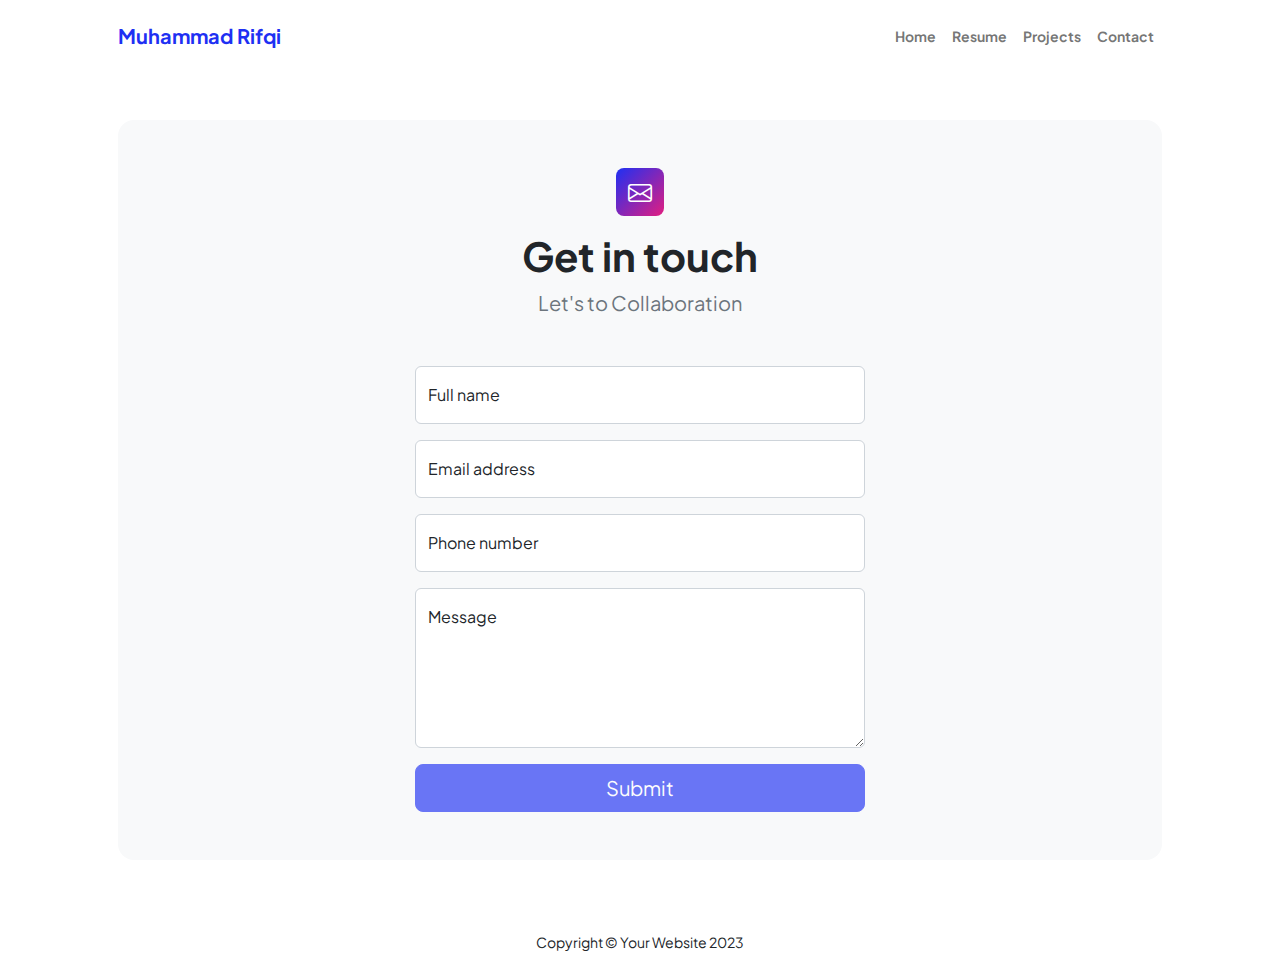
<file: contact.html>
<!DOCTYPE html>
<html lang="en">
    <head>
        <meta charset="utf-8" />
        <meta name="viewport" content="width=device-width, initial-scale=1, shrink-to-fit=no" />
        <meta name="description" content />
        <meta name="author" content />
        <title>Contact Us</title>
        <!-- Favicon-->
        <link rel="icon" type="image/x-icon" href="assets/coding.png" />
        <!-- Custom Google font-->
        <link rel="preconnect" href="https://fonts.googleapis.com" />
        <link rel="preconnect" href="https://fonts.gstatic.com" crossorigin />
        <link href="https://fonts.googleapis.com/css2?family=Plus+Jakarta+Sans:wght@100;200;300;400;500;600;700;800;900&amp;display=swap" rel="stylesheet" />
        <!-- Bootstrap icons-->
        <link href="https://cdn.jsdelivr.net/npm/bootstrap-icons@1.8.1/font/bootstrap-icons.css" rel="stylesheet" />
        <!-- Core theme CSS (includes Bootstrap)-->
        <link href="css/styles.css" rel="stylesheet" />
    </head>
    <body class="d-flex flex-column">
        <main class="flex-shrink-0">
            <!-- Navigation-->
            <nav class="navbar navbar-expand-lg navbar-light bg-white py-3">
                <div class="container px-5">
                    <a class="navbar-brand" href="home.html"><span class="fw-bolder text-primary">Muhammad Rifqi</span></a>
                    <button class="navbar-toggler" type="button" data-bs-toggle="collapse" data-bs-target="#navbarSupportedContent" aria-controls="navbarSupportedContent" aria-expanded="false" aria-label="Toggle navigation"><span class="navbar-toggler-icon"></span></button>
                    <div class="collapse navbar-collapse" id="navbarSupportedContent">
                        <ul class="navbar-nav ms-auto mb-2 mb-lg-0 small fw-bolder">
                            <li class="nav-item"><a class="nav-link" href="home.html">Home</a></li>
                            <li class="nav-item"><a class="nav-link" href="resume.html">Resume</a></li>
                            <li class="nav-item"><a class="nav-link" href="projects.html">Projects</a></li>
                            <li class="nav-item"><a class="nav-link" href="contact.html">Contact</a></li>
                        </ul>
                    </div>
                </div>
            </nav>
            <!-- Page content-->
            <section class="py-5">
                <div class="container px-5">
                    <!-- Contact form-->
                    <div class="bg-light rounded-4 py-5 px-4 px-md-5">
                        <div class="text-center mb-5">
                            <div class="feature bg-primary bg-gradient-primary-to-secondary text-white rounded-3 mb-3"><i class="bi bi-envelope"></i></div>
                            <h1 class="fw-bolder">Get in touch</h1>
                            <p class="lead fw-normal text-muted mb-0">Let's to Collaboration</p>
                        </div>
                        <div class="row gx-5 justify-content-center">
                            <div class="col-lg-8 col-xl-6">
                                <!-- * * * * * * * * * * * * * * *-->
                                <!-- * * SB Forms Contact Form * *-->
                                <!-- * * * * * * * * * * * * * * *-->
                                <!-- This form is pre-integrated with SB Forms.-->
                                <!-- To make this form functional, sign up at-->
                                <!-- https://startbootstrap.com/solution/contact-forms-->
                                <!-- to get an API token!-->
                                <form id="contactForm" data-sb-form-api-token="API_TOKEN">
                                    <!-- Name input-->
                                    <div class="form-floating mb-3">
                                        <input class="form-control" id="name" type="text" placeholder="Enter your name..." data-sb-validations="required" />
                                        <label for="name">Full name</label>
                                        <div class="invalid-feedback" data-sb-feedback="name:required">A name is required.</div>
                                    </div>
                                    <!-- Email address input-->
                                    <div class="form-floating mb-3">
                                        <input class="form-control" id="email" type="email" placeholder="name@example.com" data-sb-validations="required,email" />
                                        <label for="email">Email address</label>
                                        <div class="invalid-feedback" data-sb-feedback="email:required">An email is required.</div>
                                        <div class="invalid-feedback" data-sb-feedback="email:email">Email is not valid.</div>
                                    </div>
                                    <!-- Phone number input-->
                                    <div class="form-floating mb-3">
                                        <input class="form-control" id="phone" type="tel" placeholder="(123) 456-7890" data-sb-validations="required" />
                                        <label for="phone">Phone number</label>
                                        <div class="invalid-feedback" data-sb-feedback="phone:required">A phone number is required.</div>
                                    </div>
                                    <!-- Message input-->
                                    <div class="form-floating mb-3">
                                        <textarea class="form-control" id="message" type="text" placeholder="Enter your message here..." style="height: 10rem" data-sb-validations="required"></textarea>
                                        <label for="message">Message</label>
                                        <div class="invalid-feedback" data-sb-feedback="message:required">A message is required.</div>
                                    </div>
                                    <!-- Submit success message-->
                                    <!---->
                                    <!-- This is what your users will see when the form-->
                                    <!-- has successfully submitted-->
                                    <div class="d-none" id="submitSuccessMessage">
                                        <div class="text-center mb-3">
                                            <div class="fw-bolder">Form submission successful!</div>
                                            To activate this form, sign up at
                                            <br />
                                            <a href="https://startbootstrap.com/solution/contact-forms">https://startbootstrap.com/solution/contact-forms</a>
                                        </div>
                                    </div>
                                    <!-- Submit error message-->
                                    <!---->
                                    <!-- This is what your users will see when there is-->
                                    <!-- an error submitting the form-->
                                    <div class="d-none" id="submitErrorMessage"><div class="text-center text-danger mb-3">Error sending message!</div></div>
                                    <!-- Submit Button-->
                                    <div class="d-grid"><button class="btn btn-primary btn-lg disabled" id="submitButton" type="submit">Submit</button></div>
                                </form>
                            </div>
                        </div>
                    </div>
                </div>
            </section>
        </main>
        <!-- Footer-->
        <footer class="bg-white py-4 mt-auto">
            <div class="container px-5">
                <div class="row justify-content-center">
                    <div class="col-auto"><div class="small m-0">Copyright &copy; Your Website 2023</div></div>
                </div>
            </div>
        </footer>
        <!-- Bootstrap core JS-->
        <script src="https://cdn.jsdelivr.net/npm/bootstrap@5.2.3/dist/js/bootstrap.bundle.min.js"></script>
        <!-- Core theme JS-->
        <script src="js/scripts.js"></script>
        <!-- * * * * * * * * * * * * * * * * * * * * * * * * * * * * * * * * * * * * * * * *-->
        <!-- * *                               SB Forms JS                               * *-->
        <!-- * * Activate your form at https://startbootstrap.com/solution/contact-forms * *-->
        <!-- * * * * * * * * * * * * * * * * * * * * * * * * * * * * * * * * * * * * * * * *-->
        <script src="https://cdn.startbootstrap.com/sb-forms-latest.js"></script>
    </body>
</html>
</file>
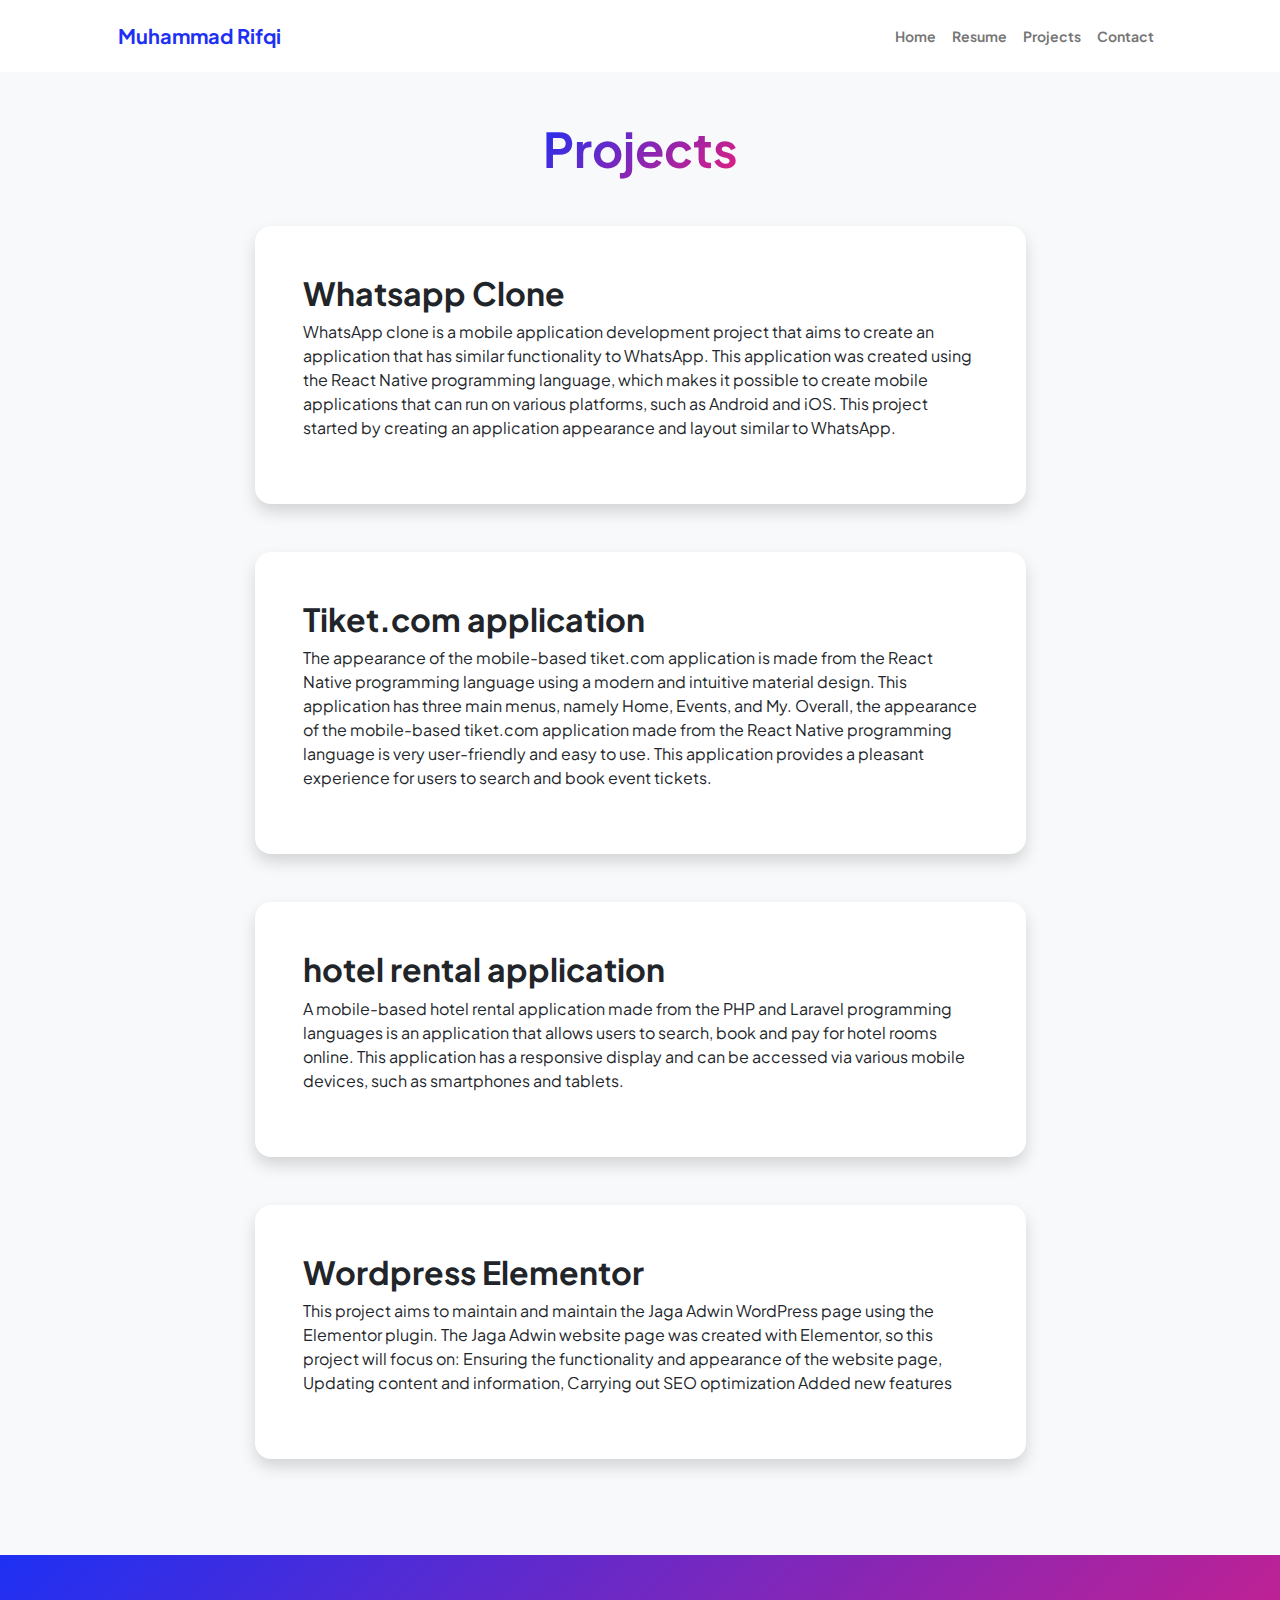
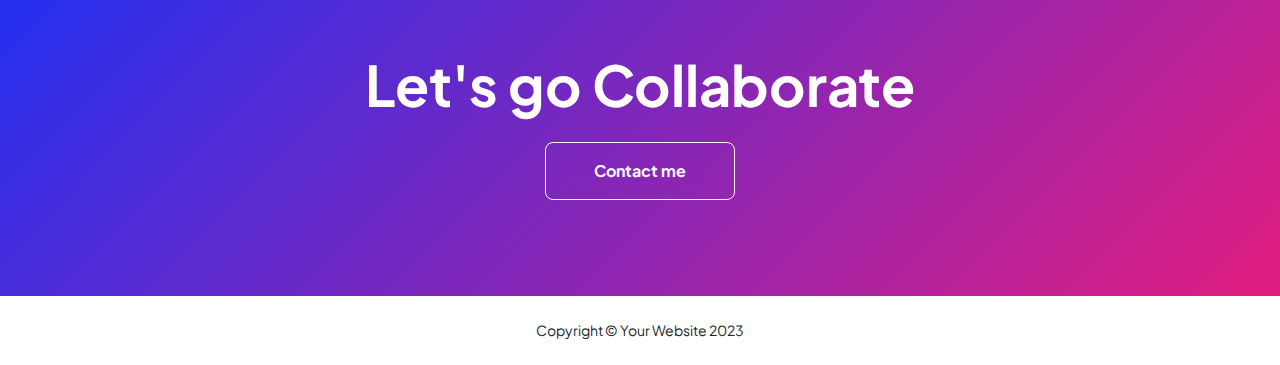
<file: projects.html>
<!DOCTYPE html>
<html lang="en">
    <head>
        <meta charset="utf-8" />
        <meta name="viewport" content="width=device-width, initial-scale=1, shrink-to-fit=no" />
        <meta name="description" content="" />
        <meta name="author" content="" />
        <title>Project</title>
        <!-- Favicon-->
        <link rel="icon" type="image/x-icon" href="assets/coding.png" />
        <!-- Custom Google font-->
        <link rel="preconnect" href="https://fonts.googleapis.com" />
        <link rel="preconnect" href="https://fonts.gstatic.com" crossorigin />
        <link href="https://fonts.googleapis.com/css2?family=Plus+Jakarta+Sans:wght@100;200;300;400;500;600;700;800;900&amp;display=swap" rel="stylesheet" />
        <!-- Bootstrap icons--> 
        <link href="https://cdn.jsdelivr.net/npm/bootstrap-icons@1.8.1/font/bootstrap-icons.css" rel="stylesheet" />
        <!-- Core theme CSS (includes Bootstrap)-->
        <link href="css/styles.css" rel="stylesheet" />
    </head>
    <body class="d-flex flex-column h-100 bg-light">
        <main class="flex-shrink-0">
            <!-- Navigation-->
            <nav class="navbar navbar-expand-lg navbar-light bg-white py-3">
                <div class="container px-5">
                    <a class="navbar-brand" href="home.html"><span class="fw-bolder text-primary">Muhammad Rifqi</span></a>
                    <button class="navbar-toggler" type="button" data-bs-toggle="collapse" data-bs-target="#navbarSupportedContent" aria-controls="navbarSupportedContent" aria-expanded="false" aria-label="Toggle navigation"><span class="navbar-toggler-icon"></span></button>
                    <div class="collapse navbar-collapse" id="navbarSupportedContent">
                        <ul class="navbar-nav ms-auto mb-2 mb-lg-0 small fw-bolder">
                            <li class="nav-item"><a class="nav-link" href="home.html">Home</a></li>
                            <li class="nav-item"><a class="nav-link" href="resume.html">Resume</a></li>
                            <li class="nav-item"><a class="nav-link" href="projects.html">Projects</a></li>
                            <li class="nav-item"><a class="nav-link" href="contact.html">Contact</a></li>
                        </ul>
                    </div>
                </div>
            </nav>
            <!-- Projects Section-->
            <section class="py-5">
                <div class="container px-5 mb-5">
                    <div class="text-center mb-5">
                        <h1 class="display-5 fw-bolder mb-0"><span class="text-gradient d-inline">Projects</span></h1>
                    </div>
                    <div class="row gx-5 justify-content-center">
                        <div class="col-lg-11 col-xl-9 col-xxl-8">
                            <!-- Project Card 1 -->
                            <div class="card overflow-hidden shadow rounded-4 border-0 mb-5">
                                <div class="card-body p-0">
                                    <div class="d-flex align-items-center">
                                        <div class="p-5">
                                            <h2 class="fw-bolder">Whatsapp Clone</h2>
                                            <p>WhatsApp clone is a mobile application development project that aims to create an application that has similar functionality to WhatsApp. This application was created using the React Native programming language, which makes it possible to create mobile applications that can run on various platforms, such as Android and iOS.

                                                This project started by creating an application appearance and layout similar to WhatsApp.
                                        <!-- <img class="img-fluid" src="https://dummyimage.com/300x400/343a40/6c757d" alt="..." /> -->
                                        </div>
                                    </div>
                                </div>
                            </div>
                            <!-- Project Card 2-->
                            <div class="card overflow-hidden shadow rounded-4 border-0 mb-5">
                                <div class="card-body p-0">
                                    <div class="d-flex align-items-center">
                                        <div class="p-5">
                                            <h2 class="fw-bolder">Tiket.com application </h2>
                                            <p>The appearance of the mobile-based tiket.com application is made from the React Native programming language using a modern and intuitive material design. This application has three main menus, namely Home, Events, and My.
                                                
                                                Overall, the appearance of the mobile-based tiket.com application made from the React Native programming language is very user-friendly and easy to use. This application provides a pleasant experience for users to search and book event tickets.</p>
                                        </div>
                                        <!-- <img class="img-fluid" src="https://dummyimage.com/300x400/343a40/6c757d" alt="..." /> -->
                                    </div>
                                </div>
                            </div>
                            <!-- Project Card 3-->
                            <div class="card overflow-hidden shadow rounded-4 border-0 mb-5">
                                <div class="card-body p-0">
                                    <div class="d-flex align-items-center">
                                        <div class="p-5">
                                            <h2 class="fw-bolder">hotel rental application</h2>
                                            <p>A mobile-based hotel rental application made from the PHP and Laravel programming languages is an application that allows users to search, book and pay for hotel rooms online. This application has a responsive display and can be accessed via various mobile devices, such as smartphones and tablets.</p>
                                        </div>
                                        <!-- <img class="img-fluid" src="https://dummyimage.com/300x400/343a40/6c757d" alt="..." /> -->
                                    </div>
                                </div>
                            </div>
                            <div class="card overflow-hidden shadow rounded-4 border-0">
                                <div class="card-body p-0">
                                    <div class="d-flex align-items-center">
                                        <div class="p-5 67">
                                            <h2 class="fw-bolder">Wordpress Elementor</h2>
                                            <p>This project aims to maintain and maintain the Jaga Adwin WordPress page using the Elementor plugin. The Jaga Adwin website page was created with Elementor, so this project will focus on: Ensuring the functionality and appearance of the website page, Updating content and information, Carrying out SEO optimization
                                                Added new features</p>
                                        </div>
                                        <!-- <img class="img-fluid" src="https://dummyimage.com/300x400/343a40/6c757d" alt="..." /> -->
                                    </div>
                                </div>
                            </div>
                        </div>
                    </div>
                </div>
            </section>
            <!-- Call to action section-->
            <section class="py-5 bg-gradient-primary-to-secondary text-white">
                <div class="container px-5 my-5">
                    <div class="text-center">
                        <h2 class="display-4 fw-bolder mb-4">Let's go Collaborate</h2>
                        <a class="btn btn-outline-light btn-lg px-5 py-3 fs-6 fw-bolder" href="contact.html">Contact me</a>
                    </div>
                </div>
            </section>
        </main>
        <!-- Footer-->
        <footer class="bg-white py-4 mt-auto">
            <div class="container px-5">
                <div class="row justify-content-center">
                    <div class="col-auto"><div class="small m-0">Copyright &copy; Your Website 2023</div></div>
                </div>
            </div>
        </footer>
        <!-- Bootstrap core JS-->
        <script src="https://cdn.jsdelivr.net/npm/bootstrap@5.2.3/dist/js/bootstrap.bundle.min.js"></script>
        <!-- Core theme JS-->
        <script src="js/scripts.js"></script>
    </body>
</html>
</file>
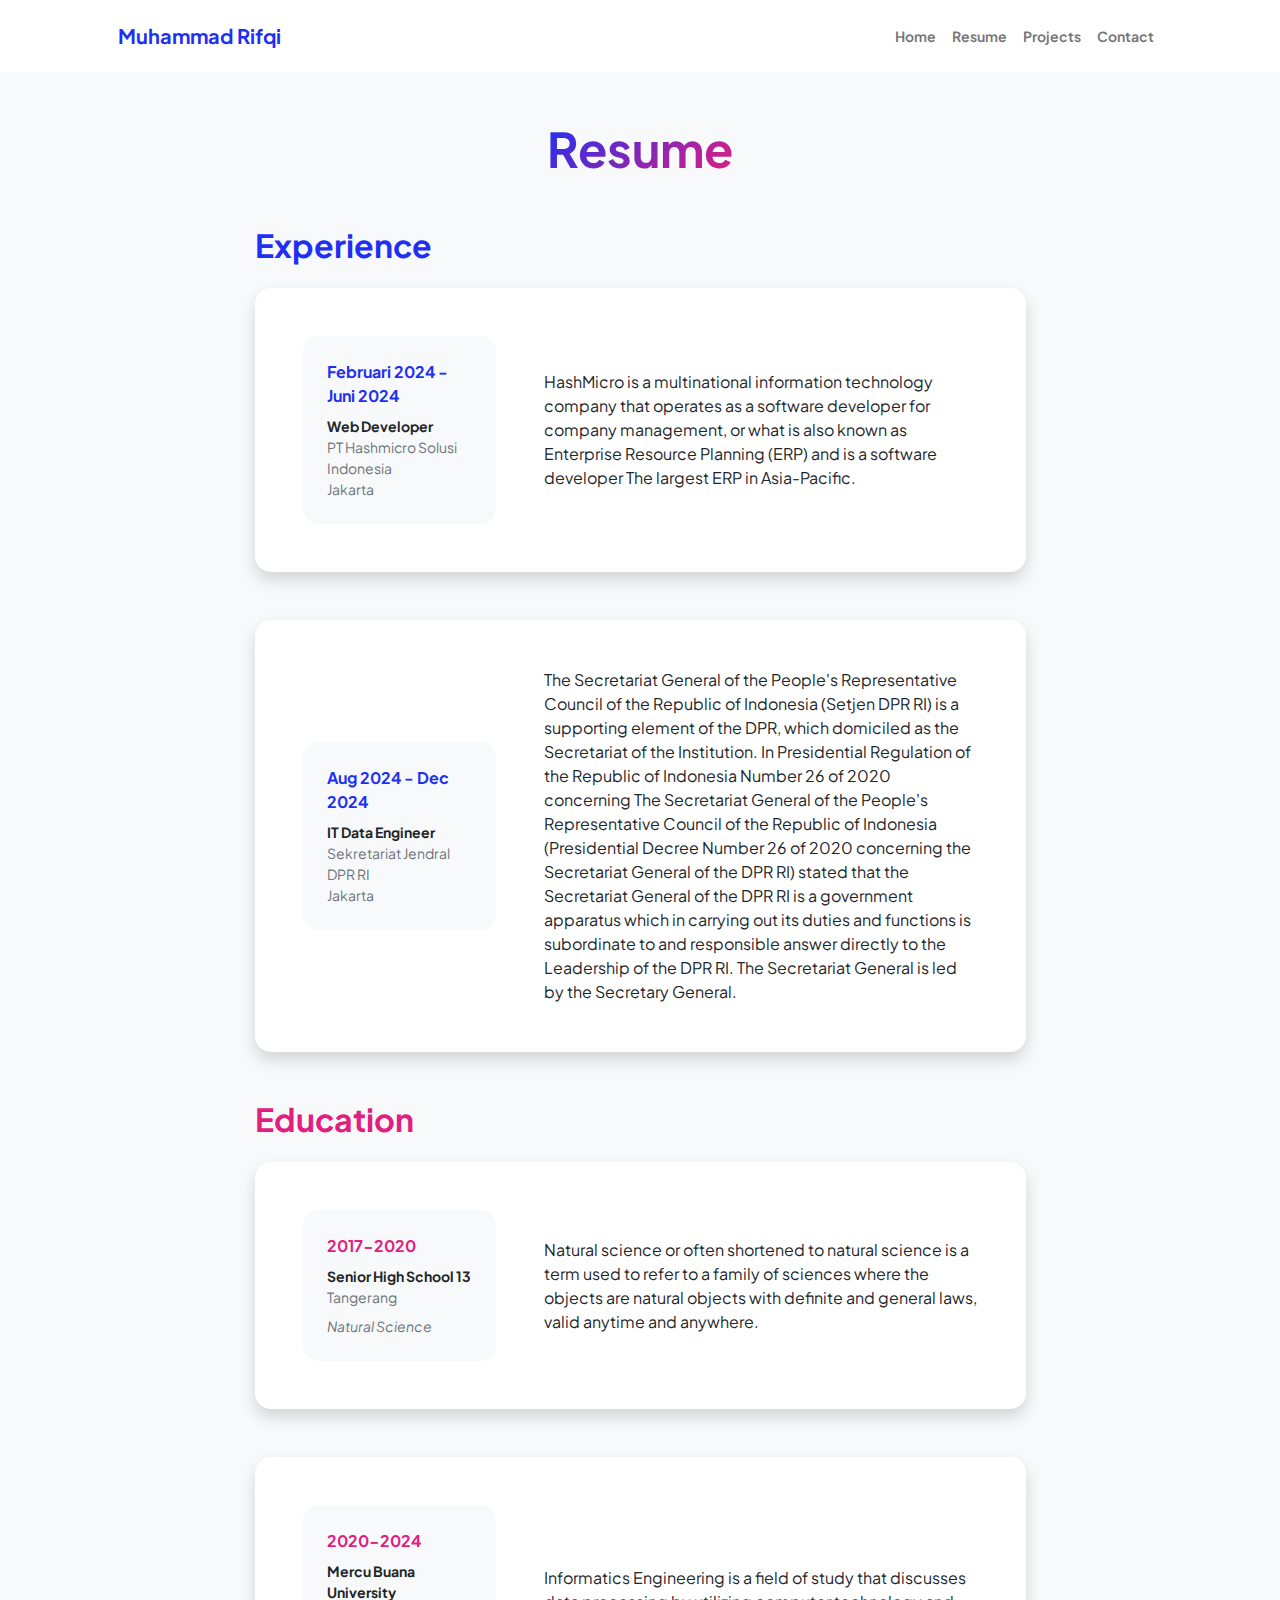
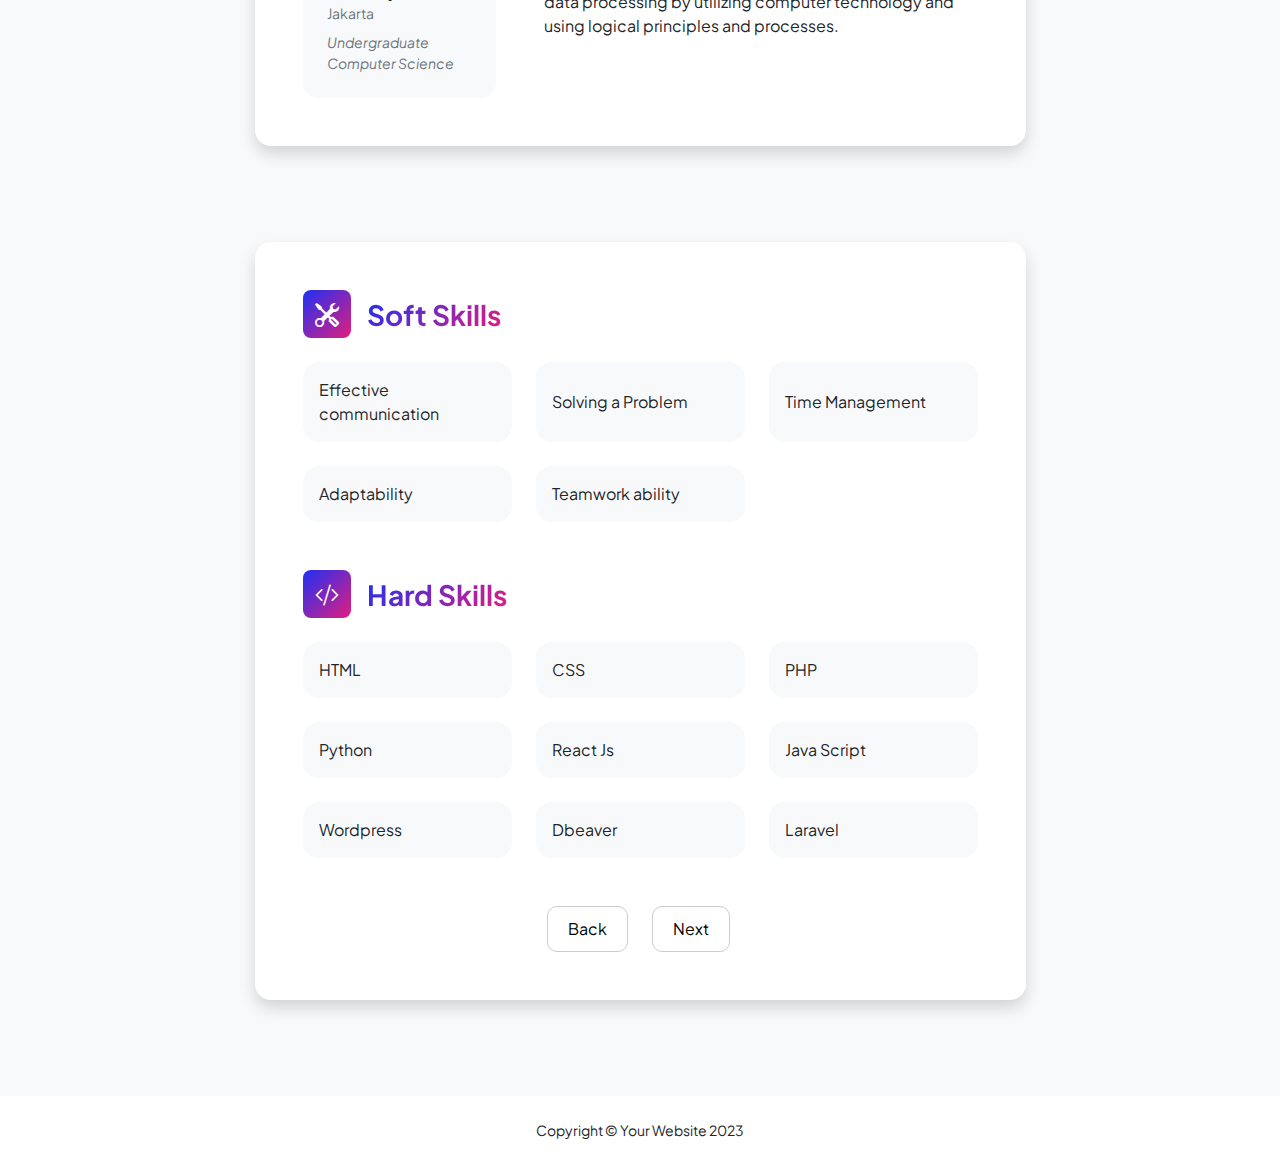
<file: resume.html>
<!DOCTYPE html>
<html lang="en">
    <head>
        <meta charset="utf-8" />
        <meta name="viewport" content="width=device-width, initial-scale=1, shrink-to-fit=no" />
        <meta name="description" content="" />
        <meta name="author" content="" />
        <title>Resume</title>
        <!-- Favicon-->
        <link rel="icon" type="image/x-icon" href="assets/coding.png" />
        <!-- Custom Google font-->
        <link rel="preconnect" href="https://fonts.googleapis.com" />
        <link rel="preconnect" href="https://fonts.gstatic.com" crossorigin />
        <link href="https://fonts.googleapis.com/css2?family=Plus+Jakarta+Sans:wght@100;200;300;400;500;600;700;800;900&amp;display=swap" rel="stylesheet" />
        <!-- Bootstrap icons-->
        <link href="https://cdn.jsdelivr.net/npm/bootstrap-icons@1.8.1/font/bootstrap-icons.css" rel="stylesheet" />
        <!-- Core theme CSS (includes Bootstrap)-->
        <link href="css/styles.css" rel="stylesheet" />
    </head>
    <body class="d-flex flex-column h-100 bg-light">
        <main class="flex-shrink-0">
            <!-- Navigation-->
            <nav class="navbar navbar-expand-lg navbar-light bg-white py-3">
                <div class="container px-5">
                    <a class="navbar-brand" href="home.html"><span class="fw-bolder text-primary">Muhammad Rifqi</span></a>
                    <button class="navbar-toggler" type="button" data-bs-toggle="collapse" data-bs-target="#navbarSupportedContent" aria-controls="navbarSupportedContent" aria-expanded="false" aria-label="Toggle navigation"><span class="navbar-toggler-icon"></span></button>
                    <div class="collapse navbar-collapse" id="navbarSupportedContent">
                        <ul class="navbar-nav ms-auto mb-2 mb-lg-0 small fw-bolder">
                            <li class="nav-item"><a class="nav-link" href="home.html">Home</a></li>
                            <li class="nav-item"><a class="nav-link" href="resume.html">Resume</a></li>
                            <li class="nav-item"><a class="nav-link" href="projects.html">Projects</a></li>
                            <li class="nav-item"><a class="nav-link" href="contact.html">Contact</a></li>
                        </ul>
                    </div>
                </div>
            </nav>
            <!-- Page Content-->
            <div class="container px-5 my-5">
                <div class="text-center mb-5">
                    <h1 class="display-5 fw-bolder mb-0"><span class="text-gradient d-inline">Resume</span></h1>
                </div>
                <div class="row gx-5 justify-content-center">
                    <div class="col-lg-11 col-xl-9 col-xxl-8">
                        <!-- Experience Section-->
                        <section>
                            <div class="d-flex align-items-center justify-content-between mb-4">
                                <h2 class="text-primary fw-bolder mb-0">Experience</h2>
                                <!-- Download resume button-->
                                <!-- Note: Set the link href target to a PDF file within your project-->
                                <!-- <a class="btn btn-primary px-4 py-3" href="#!">
                                    <div class="d-inline-block bi bi-download me-2"></div>
                                    Download Resume
                                </a> -->
                            </div>
                            <!-- Experience Card 1-->
                            <div class="card shadow border-0 rounded-4 mb-5">
                                <div class="card-body p-5">
                                    <div class="row align-items-center gx-5">
                                        <div class="col text-center text-lg-start mb-4 mb-lg-0">
                                            <div class="bg-light p-4 rounded-4">
                                                <div class="text-primary fw-bolder mb-2">Februari 2024 - Juni 2024</div>
                                                <div class="small fw-bolder">Web Developer</div>
                                                <div class="small text-muted">PT Hashmicro Solusi Indonesia</div>
                                                <div class="small text-muted">Jakarta</div>
                                            </div>
                                        </div>
                                        <div class="col-lg-8"><div>HashMicro is a multinational information technology company that operates as a software developer for
                                            company management, or what is also known as Enterprise Resource Planning (ERP) and is a software developer
                                            The largest ERP in Asia-Pacific.</div></div>
                                    </div>
                                </div>
                            </div>
                            <!-- Experience Card 2-->
                            <div class="card shadow border-0 rounded-4 mb-5">
                                <div class="card-body p-5">
                                    <div class="row align-items-center gx-5">
                                        <div class="col text-center text-lg-start mb-4 mb-lg-0">
                                            <div class="bg-light p-4 rounded-4">
                                                <div class="text-primary fw-bolder mb-2">Aug 2024 - Dec 2024</div>
                                                <div class="small fw-bolder">IT Data Engineer</div>
                                                <div class="small text-muted">Sekretariat Jendral DPR RI</div>
                                                <div class="small text-muted">Jakarta</div>
                                            </div>
                                        </div>
                                        <div class="col-lg-8"><div>The Secretariat General of the People's Representative Council of the Republic of Indonesia (Setjen DPR RI) is a supporting element of the DPR, which
                                            domiciled as the Secretariat of the Institution. In Presidential Regulation of the Republic of Indonesia Number 26 of 2020 concerning
                                            The Secretariat General of the People's Representative Council of the Republic of Indonesia (Presidential Decree Number 26 of 2020 concerning the Secretariat General of the DPR RI) stated
                                            that the Secretariat General of the DPR RI is a government apparatus which in carrying out its duties and functions is subordinate to and responsible
                                            answer directly to the Leadership of the DPR RI. The Secretariat General is led by the Secretary General.</div></div>
                                    </div>
                                </div>
                            </div>
                        </section>
                        <!-- Education Section-->
                        <section>
                            <h2 class="text-secondary fw-bolder mb-4">Education</h2>
                            <!-- Education Card 1-->
                            <div class="card shadow border-0 rounded-4 mb-5">
                                <div class="card-body p-5">
                                    <div class="row align-items-center gx-5">
                                        <div class="col text-center text-lg-start mb-4 mb-lg-0">
                                            <div class="bg-light p-4 rounded-4">
                                                <div class="text-secondary fw-bolder mb-2">2017-2020</div>
                                                <div class="mb-2">
                                                    <div class="small fw-bolder">Senior High School 13</div>
                                                    <div class="small text-muted">Tangerang</div>
                                                </div>
                                                <div class="fst-italic">
                                                    <div class="small text-muted">Natural Science</div>
                                                    <!-- <div class="small text-muted">Web Development</div> -->
                                                </div>
                                            </div>
                                        </div>
                                        <div class="col-lg-8"><div>Natural science or often shortened to natural science is a term used to refer to a family of sciences where the objects are natural objects with definite and general laws, valid anytime and anywhere.</div></div>
                                    </div>
                                </div>
                            </div>
                            <!-- Education Card 2-->
                            <div class="card shadow border-0 rounded-4 mb-5">
                                <div class="card-body p-5">
                                    <div class="row align-items-center gx-5">
                                        <div class="col text-center text-lg-start mb-4 mb-lg-0">
                                            <div class="bg-light p-4 rounded-4">
                                                <div class="text-secondary fw-bolder mb-2">2020-2024</div>
                                                <div class="mb-2">
                                                    <div class="small fw-bolder">Mercu Buana University</div>
                                                    <div class="small text-muted">Jakarta</div>
                                                </div>
                                                <div class="fst-italic">
                                                    <div class="small text-muted">Undergraduate</div>
                                                    <div class="small text-muted">Computer Science</div>
                                                </div>
                                            </div>
                                        </div>
                                        <div class="col-lg-8"><div>Informatics Engineering is a field of study that discusses data processing by utilizing computer technology and using logical principles and processes.</div></div>
                                    </div>
                                </div>
                            </div>
                        </section>
                        <!-- Divider-->
                        <div class="pb-5"></div>
                        <!-- Skills Section-->
                        <section>
                            <!-- Skillset Card-->
                            <div class="card shadow border-0 rounded-4 mb-5">
                                <div class="card-body p-5">
                                    <!-- Professional skills list-->
                                    <div class="mb-5">
                                        <div class="d-flex align-items-center mb-4">
                                            <div class="feature bg-primary bg-gradient-primary-to-secondary text-white rounded-3 me-3"><i class="bi bi-tools"></i></div>
                                            <h3 class="fw-bolder mb-0"><span class="text-gradient d-inline">Soft Skills</span></h3>
                                        </div>
                                        <div class="row row-cols-1 row-cols-md-3 mb-4">
                                            <div class="col mb-4 mb-md-0"><div class="d-flex align-items-center bg-light rounded-4 p-3 h-100">Effective communication</div></div>
                                            <div class="col mb-4 mb-md-0"><div class="d-flex align-items-center bg-light rounded-4 p-3 h-100">Solving a Problem</div></div>
                                            <div class="col"><div class="d-flex align-items-center bg-light rounded-4 p-3 h-100">Time Management</div></div>
                                        </div>
                                        <div class="row row-cols-1 row-cols-md-3">
                                            <div class="col mb-4 mb-md-0"><div class="d-flex align-items-center bg-light rounded-4 p-3 h-100">Adaptability</div></div>
                                            <div class="col mb-4 mb-md-0"><div class="d-flex align-items-center bg-light rounded-4 p-3 h-100">Teamwork ability</div></div>
                                            <!-- <div class="col"><div class="d-flex align-items-center bg-light rounded-4 p-3 h-100">User Interface Design</div></div> -->
                                        </div>
                                    </div>
                                    <!-- Languages list-->
                                    <div class="mb-0">
                                        <div class="d-flex align-items-center mb-4">
                                            <div class="feature bg-primary bg-gradient-primary-to-secondary text-white rounded-3 me-3"><i class="bi bi-code-slash"></i></div>
                                            <h3 class="fw-bolder mb-0"><span class="text-gradient d-inline">Hard Skills</span></h3>
                                        </div>
                                        <div class="row row-cols-1 row-cols-md-3 mb-4">
                                            <div class="col mb-4 mb-md-0"><div class="d-flex align-items-center bg-light rounded-4 p-3 h-100">HTML</div></div>
                                            <div class="col mb-4 mb-md-0"><div class="d-flex align-items-center bg-light rounded-4 p-3 h-100">CSS</div></div>
                                            <div class="col"><div class="d-flex align-items-center bg-light rounded-4 p-3 h-100">PHP</div></div>
                                        </div>
                                        <div class="row row-cols-1 row-cols-md-3 mb-4">
                                            <div class="col mb-4 mb-md-0"><div class="d-flex align-items-center bg-light rounded-4 p-3 h-100">Python</div></div>
                                            <div class="col mb-4 mb-md-0"><div class="d-flex align-items-center bg-light rounded-4 p-3 h-100">React Js</div></div>
                                            <div class="col"><div class="d-flex align-items-center bg-light rounded-4 p-3 h-100">Java Script</div></div>
                                        </div>
                                        <div class="row row-cols-1 row-cols-md-3 mb-4">
                                            <div class="col mb-4 mb-md-0"><div class="d-flex align-items-center bg-light rounded-4 p-3 h-100">Wordpress</div></div>
                                            <div class="col mb-4 mb-md-0"><div class="d-flex align-items-center bg-light rounded-4 p-3 h-100">Dbeaver</div></div>
                                            <div class="col"><div class="d-flex align-items-center bg-light rounded-4 p-3 h-100">Laravel</div></div>
                                        </div>
                                    </div>
                                    <div class="row mt-5">
                                        <div class="col text-end">
                                            <button type="button" id="backButton">Back</button>
                                        </div>
                                        <div class="col text-start">
                                            <button type="button" id="nextButton">Next</button>
                                        </div>
                                        <script>
                                            document.addEventListener('DOMContentLoaded', function() {
                                                var backButton = document.getElementById('backButton');
                                                var nextButton = document.getElementById('nextButton');
                                        
                                                backButton.addEventListener('click', function() {
                                                    // Redirect ke halaman sebelumnya
                                                    window.history.back();
                                                });
                                        
                                                nextButton.addEventListener('click', function() {
                                                    // Redirect ke halaman berikutnya
                                                    window.location.href = 'projects.html';
                                                });
                                            });
                                        </script>
                                    </div>
                                </div>
                            </div>
                        </section>
                    </div>
                </div>
            </div>
        </main>
        <!-- Footer-->
        <footer class="bg-white py-4 mt-auto">
            <div class="container px-5">
                <div class="row justify-content-center">
                    <div class="col-auto"><div class="small m-0">Copyright &copy; Your Website 2023</div></div>
                </div>
            </div>
        </footer>
        <!-- Bootstrap core JS-->
        <script src="https://cdn.jsdelivr.net/npm/bootstrap@5.2.3/dist/js/bootstrap.bundle.min.js"></script>
        <!-- Core theme JS-->
        <script src="js/scripts.js"></script>
    </body>
</html>
</file>
